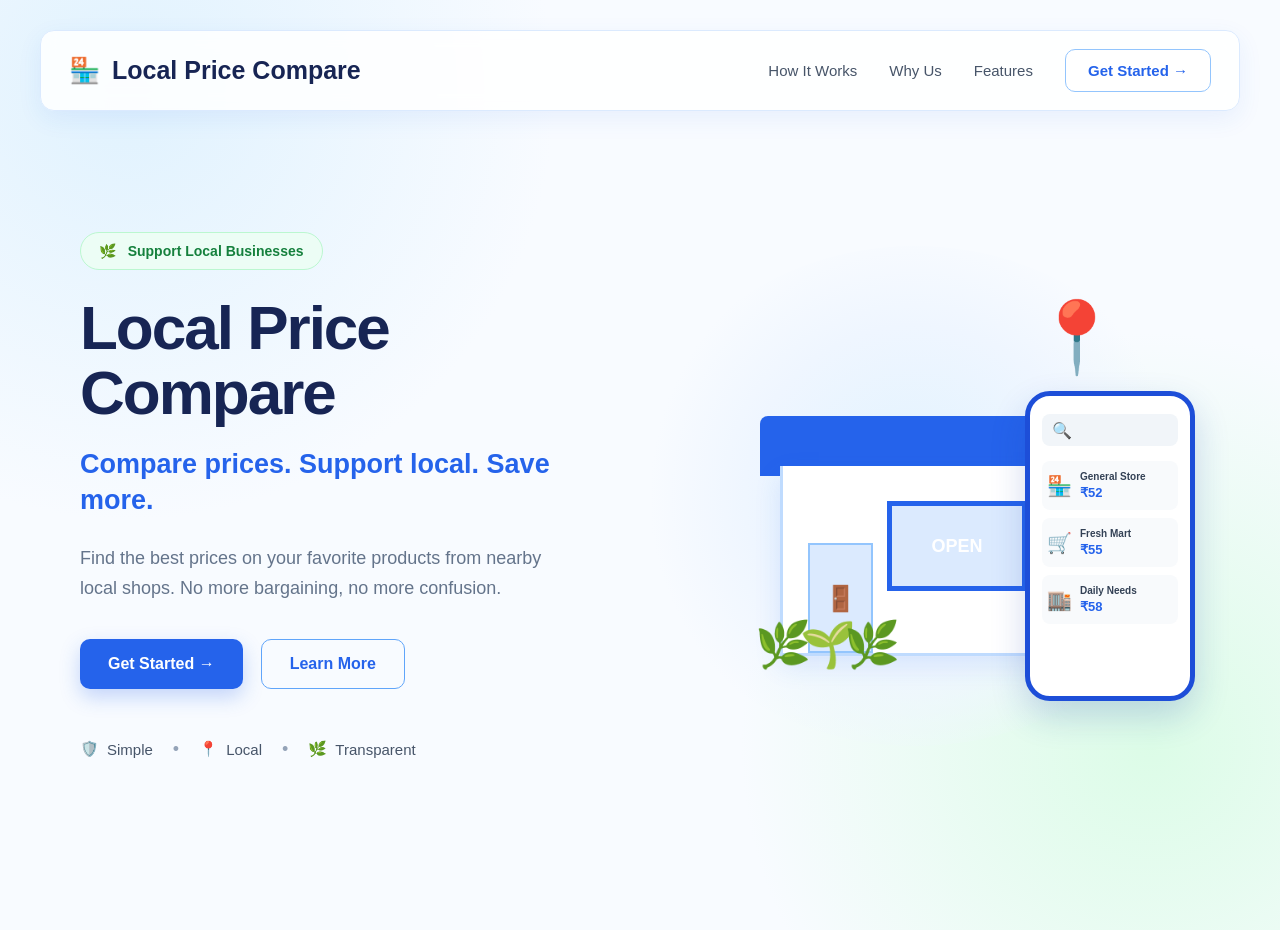
<file: frontend/index.html>
<!DOCTYPE html>
<html lang="en">

<head>
    <meta charset="UTF-8">

    <meta name="viewport"
          content="width=device-width, initial-scale=1.0">

    <title>Local Price Compare</title>

    <link rel="stylesheet" href="css/style.css">
</head>

<body>

<div class="app">

    <!-- ================= NAVBAR ================= -->

    <header class="navbar">

        <div class="logo">
            🏪
            <span>Local Price Compare</span>
        </div>

        <nav>
            <a href="#">How It Works</a>
            <a href="#">Why Us</a>
            <a href="#">Features</a>

            <button id="navGetStarted">
                Get Started →
            </button>
        </nav>

    </header>


    <!-- ================= HERO SECTION ================= -->

    <main class="hero">

        <!-- LEFT SIDE -->

        <section class="hero-content">

            <div class="badge">
                🌿 &nbsp; Support Local Businesses
            </div>

            <h1>
                Local Price Compare
            </h1>

            <h2>
                Compare prices. Support local. Save more.
            </h2>

            <p>
                Find the best prices on your favorite products
                from nearby local shops. No more bargaining,
                no more confusion.
            </p>

            <div class="hero-buttons">

                <button id="getStartedBtn" class="primary-btn">
                    Get Started →
                </button>

                <button id="learnMoreBtn" class="secondary-btn">
                    Learn More
                </button>

            </div>


            <!-- FEATURES -->

            <div class="features">

                <div class="feature">
                    🛡️
                    <span>Simple</span>
                </div>

                <div class="separator">•</div>

                <div class="feature">
                    📍
                    <span>Local</span>
                </div>

                <div class="separator">•</div>

                <div class="feature">
                    🌿
                    <span>Transparent</span>
                </div>

            </div>

        </section>


        <!-- RIGHT SIDE -->

        <section class="hero-visual">

            <div class="store-illustration">

                <div class="location-pin">
                    📍
                </div>

                <div class="store">
                    <div class="store-roof"></div>

                    <div class="store-body">

                        <div class="store-door">
                            🚪
                        </div>

                        <div class="store-window">
                            OPEN
                        </div>

                    </div>

                    <div class="plants">
                        🌿 🌱 🌿
                    </div>

                </div>


                <!-- PHONE -->

                <div class="phone">

                    <div class="search-bar">
                        🔍
                    </div>

                    <div class="shop-item">
                        🏪
                        <div>
                            <strong>General Store</strong>
                            <span>₹52</span>
                        </div>
                    </div>

                    <div class="shop-item">
                        🛒
                        <div>
                            <strong>Fresh Mart</strong>
                            <span>₹55</span>
                        </div>
                    </div>

                    <div class="shop-item">
                        🏬
                        <div>
                            <strong>Daily Needs</strong>
                            <span>₹58</span>
                        </div>
                    </div>

                </div>

            </div>

        </section>

    </main>

</div>


<script src="js/app.js"></script>

</body>

</html>
</file>
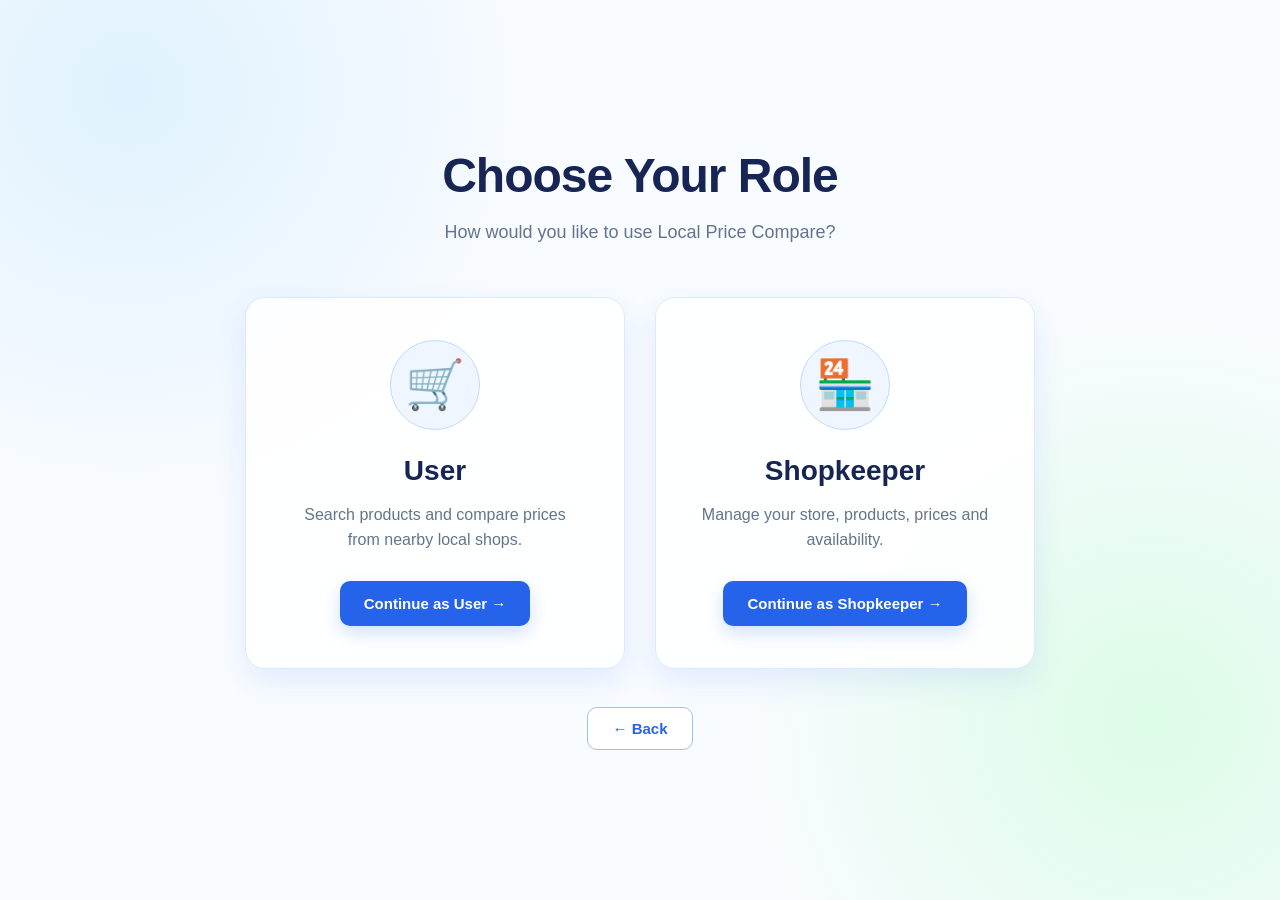
<file: frontend/pages/role.html>
<!DOCTYPE html>
<html lang="en">

<head>

    <meta charset="UTF-8">

    <meta name="viewport"
          content="width=device-width, initial-scale=1.0">

    <title>Select Role - Local Price Compare</title>

    <link rel="stylesheet" href="../css/role.css">

</head>

<body>

<div class="role-page">

    <!-- =========================
         HEADING
    ========================== -->

    <h1>Choose Your Role</h1>

    <p>
        How would you like to use Local Price Compare?
    </p>


    <!-- =========================
         ROLE CARDS
    ========================== -->

    <div class="role-container">


        <!-- =========================
             USER
        ========================== -->

        <div class="role-card" id="userRole">

            <div class="role-icon">
                🛒
            </div>

            <h2>User</h2>

            <p>
                Search products and compare prices
                from nearby local shops.
            </p>

            <button id="userButton">
                Continue as User →
            </button>

        </div>


        <!-- =========================
             SHOPKEEPER
        ========================== -->

        <div class="role-card" id="shopkeeperRole">

            <div class="role-icon">
                🏪
            </div>

            <h2>Shopkeeper</h2>

            <p>
                Manage your store, products,
                prices and availability.
            </p>

            <button id="shopkeeperButton">
                Continue as Shopkeeper →
            </button>

        </div>

    </div>


    <!-- =========================
         BACK BUTTON
    ========================== -->

    <button class="back-button" id="backButton">
        ← Back
    </button>

</div>


<!-- =========================
     JAVASCRIPT
========================== -->

<script src="../js/navigation.js"></script>

</body>

</html>
</file>
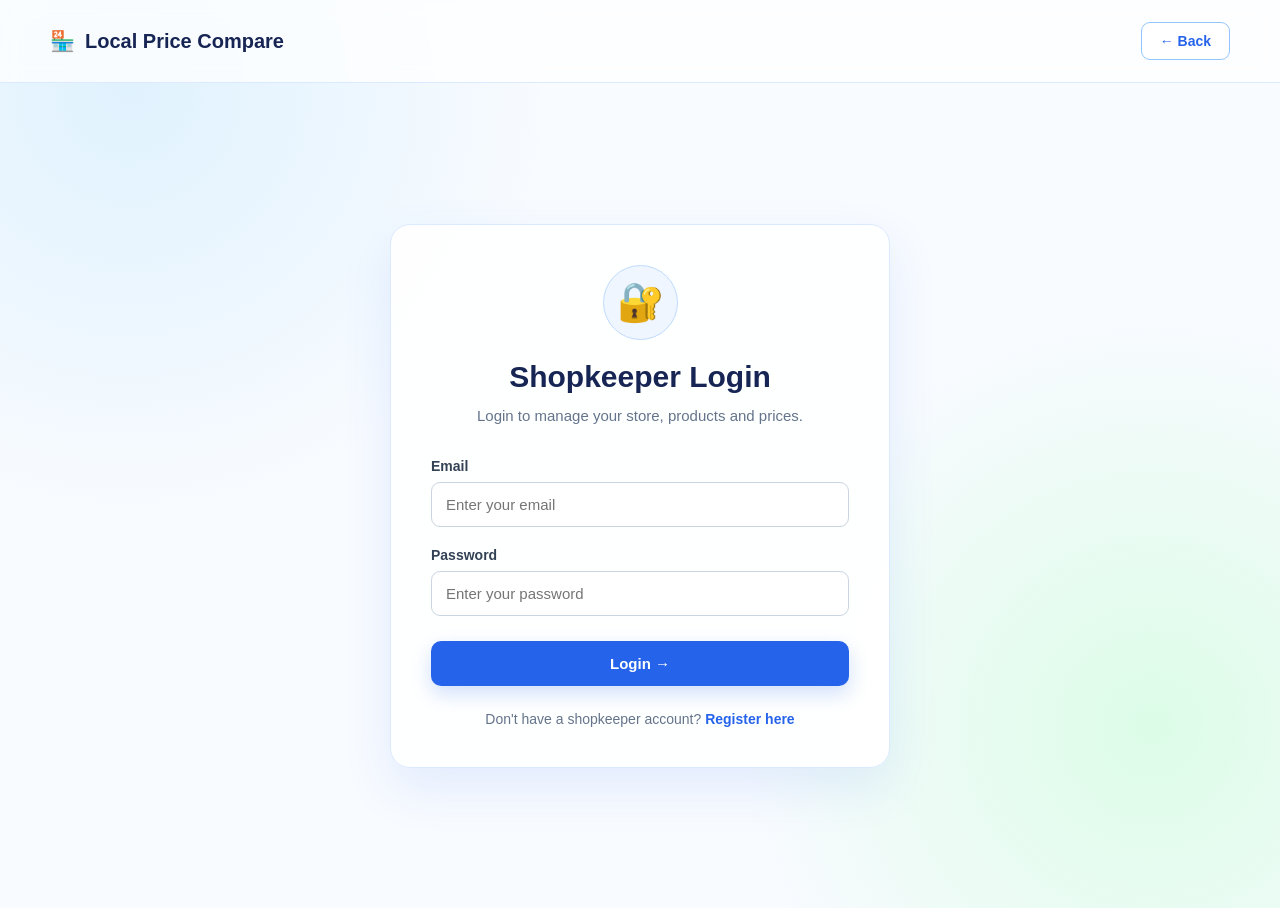
<file: frontend/pages/shopkeeper/dashboard.html>
<!DOCTYPE html>
<html lang="en">

<head>

  <meta charset="UTF-8">

  <meta
          name="viewport"
          content="width=device-width, initial-scale=1.0"
  >

  <title>Shopkeeper Dashboard</title>

  <link
          rel="stylesheet"
          href="../../css/dashboard.css"
  >

</head>


<body>


<div class="dashboard-container">


  <!-- ========================================= -->
  <!-- HEADER -->
  <!-- ========================================= -->

  <header class="dashboard-header">

    <div>

      <h1>Shopkeeper Dashboard</h1>

      <p id="headerStoreName">
        Loading store...
      </p>

    </div>


    <button
            class="logout-btn"
            onclick="logout()"
    >
      Logout
    </button>

  </header>



  <!-- ========================================= -->
  <!-- STATS -->
  <!-- ========================================= -->

  <section class="stats-container">


    <div class="stat-card">

      <h3>My Store</h3>

      <p id="storeCount">
        0
      </p>

    </div>


    <div class="stat-card">

      <h3>My Products</h3>

      <p id="productCount">
        0
      </p>

    </div>


    <div class="stat-card">

      <h3>My Prices</h3>

      <p id="priceCount">
        0
      </p>

    </div>


  </section>



  <!-- ========================================= -->
  <!-- MENU BUTTONS -->
  <!-- ========================================= -->

  <section class="menu-container">


    <button
            onclick="showPanel('storePanel')"
    >
      Manage Store
    </button>


    <button
            onclick="showPanel('productsPanel')"
    >
      Manage Products
    </button>


    <button
            onclick="showPanel('pricesPanel')"
    >
      Manage Prices
    </button>


    <button
            onclick="showPanel('addProductPanel')"
    >
      Add Product
    </button>


  </section>



  <!-- ========================================= -->
  <!-- STORE PANEL -->
  <!-- ========================================= -->

  <section
          id="storePanel"
          class="dashboard-panel"
  >

    <h2>Manage Store</h2>


    <div class="form-group">

      <label>
        Store Name
      </label>

      <input
              type="text"
              id="editStoreName"
              placeholder="Store name"
      >

    </div>


    <div class="form-group">

      <label>
        Address
      </label>

      <input
              type="text"
              id="editStoreAddress"
              placeholder="Store address"
      >

    </div>


    <div class="form-group">

      <label>
        Phone
      </label>

      <input
              type="text"
              id="editStorePhone"
              placeholder="Phone number"
      >

    </div>


    <button
            onclick="updateStore()"
    >
      Update Store
    </button>


    <div class="store-details">

      <h3>Current Store Details</h3>

      <p>
        <strong>Name:</strong>

        <span id="storeName">
                    -
                </span>
      </p>


      <p>
        <strong>Address:</strong>

        <span id="storeAddress">
                    -
                </span>
      </p>


      <p>
        <strong>Phone:</strong>

        <span id="storePhone">
                    -
                </span>
      </p>

    </div>

  </section>



  <!-- ========================================= -->
  <!-- PRODUCTS PANEL -->
  <!-- ========================================= -->

  <section
          id="productsPanel"
          class="dashboard-panel"
  >

    <h2>My Products</h2>


    <div id="productsList">

      <p>
        Loading products...
      </p>

    </div>

  </section>



  <!-- ========================================= -->
  <!-- PRICES PANEL -->
  <!-- ========================================= -->

  <section
          id="pricesPanel"
          class="dashboard-panel"
  >

    <h2>My Prices</h2>


    <div id="pricesList">

      <p>
        Loading prices...
      </p>

    </div>

  </section>



  <!-- ========================================= -->
  <!-- ADD PRODUCT PANEL -->
  <!-- ========================================= -->

  <section
          id="addProductPanel"
          class="dashboard-panel"
  >

    <h2>Add Product</h2>


    <div class="form-group">

      <label>
        Product Name
      </label>

      <input
              type="text"
              id="addProductName"
              placeholder="Example: Milk"
      >

    </div>


    <div class="form-group">

      <label>
        Price
      </label>

      <input
              type="number"
              id="addProductPrice"
              placeholder="Example: 50"
              min="1"
      >

    </div>


    <div class="form-group">

      <label>
        Availability
      </label>

      <select
              id="addProductAvailable"
      >

        <option value="true">
          Available
        </option>

        <option value="false">
          Not Available
        </option>

      </select>

    </div>


    <button
            onclick="addProduct()"
    >
      Add Product
    </button>


  </section>


</div>



<script
        src="../../js/dashboard.js"
></script>


</body>

</html>
</file>
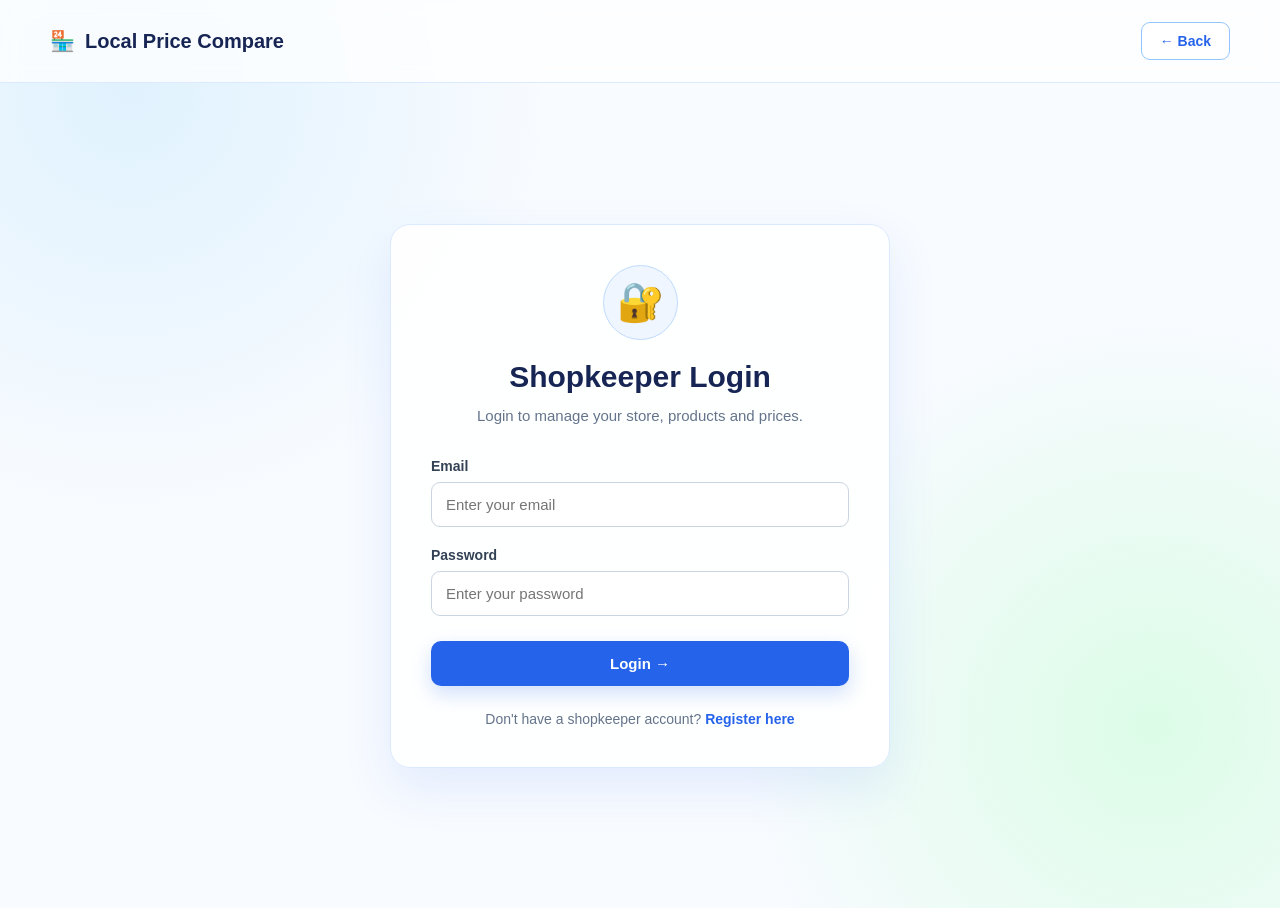
<file: frontend/pages/shopkeeper/login.html>
<!DOCTYPE html>
<html lang="en">

<head>

    <meta charset="UTF-8">

    <meta name="viewport"
          content="width=device-width, initial-scale=1.0">

    <title>Shopkeeper Login - Local Price Compare</title>

    <link rel="stylesheet" href="../../css/auth.css">

</head>

<body>

<div class="auth-page">

    <!-- ================= HEADER ================= -->

    <header class="auth-header">

        <div class="logo">
            🏪
            <span>Local Price Compare</span>
        </div>

        <button class="back-button" id="backButton">
            ← Back
        </button>

    </header>


    <!-- ================= LOGIN ================= -->

    <main class="auth-main">

        <div class="auth-card">

            <div class="auth-icon">
                🔐
            </div>

            <h1>
                Shopkeeper Login
            </h1>

            <p class="auth-subtitle">
                Login to manage your store, products
                and prices.
            </p>


            <!-- ================= FORM ================= -->

            <form id="loginForm">

                <!-- EMAIL -->

                <div class="form-group">

                    <label for="email">
                        Email
                    </label>

                    <input
                            type="email"
                            id="email"
                            placeholder="Enter your email"
                            required
                    >

                </div>


                <!-- PASSWORD -->

                <div class="form-group">

                    <label for="password">
                        Password
                    </label>

                    <input
                            type="password"
                            id="password"
                            placeholder="Enter your password"
                            required
                    >

                </div>


                <!-- LOGIN BUTTON -->

                <button
                        type="submit"
                        class="primary-btn"
                        id="loginButton"
                >
                    Login →
                </button>


                <!-- MESSAGE -->

                <div
                        id="loginMessage"
                        class="form-message"
                ></div>

            </form>


            <!-- REGISTER LINK -->

            <p class="auth-footer">

                Don't have a shopkeeper account?

                <a href="register.html">
                    Register here
                </a>

            </p>

        </div>

    </main>

</div>



<script src="../../js/auth.js"></script>

</body>

</html>
</file>
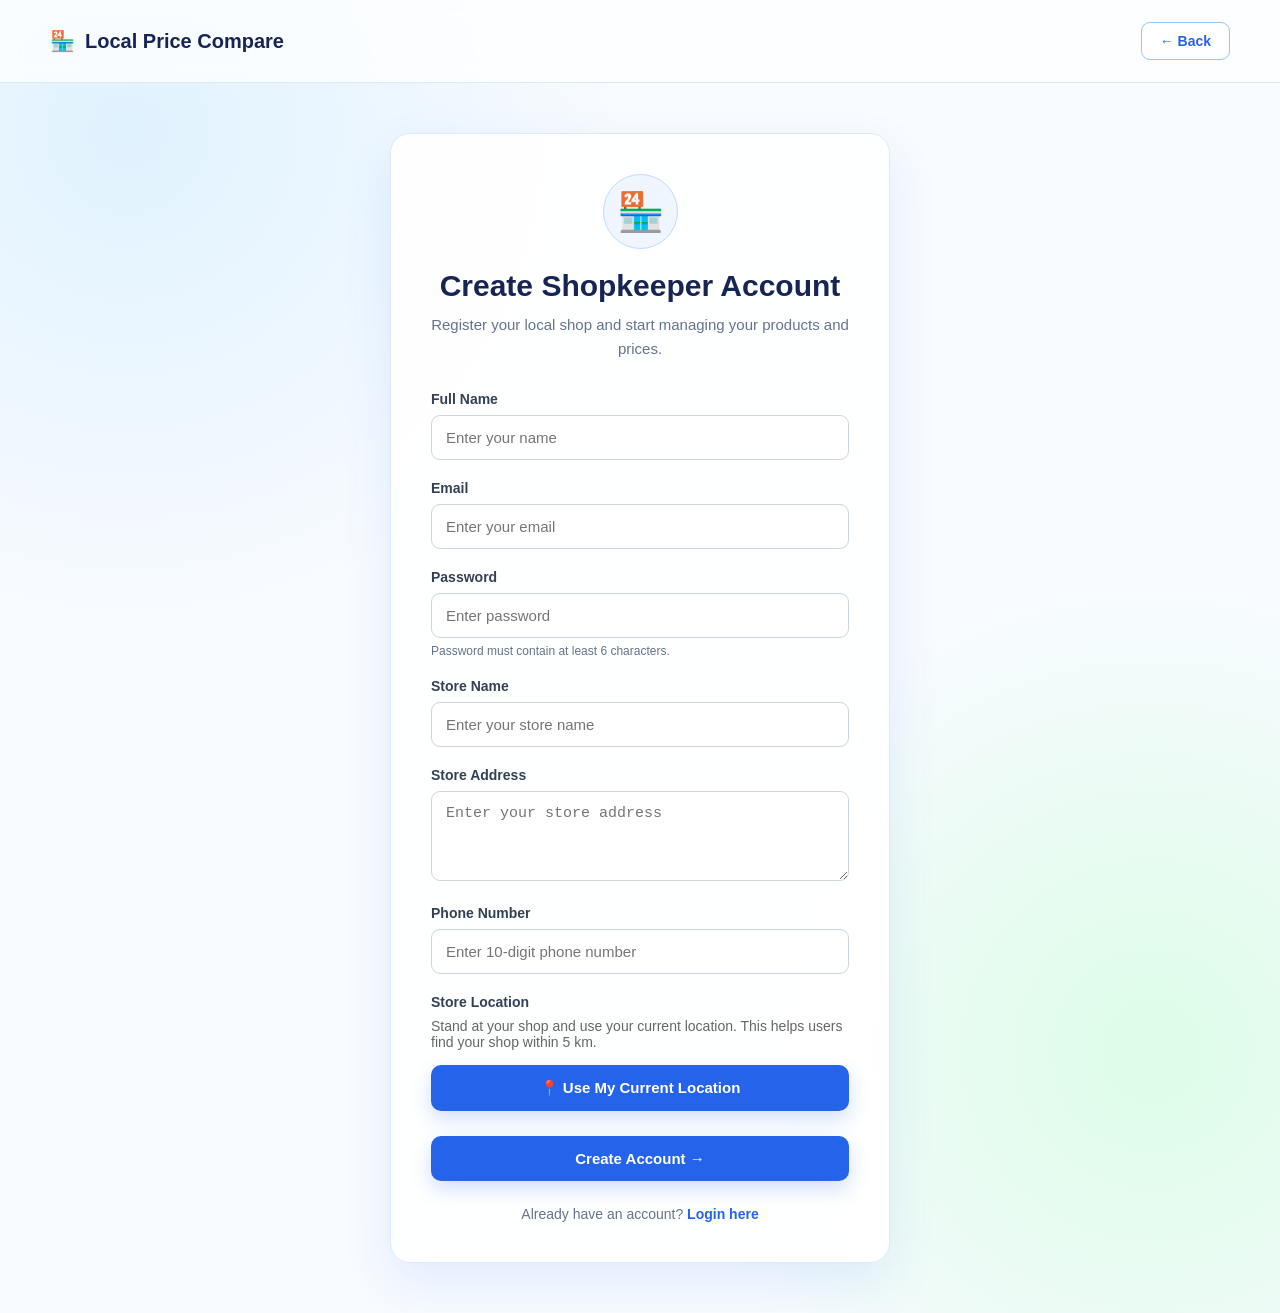
<file: frontend/pages/shopkeeper/register.html>
<!DOCTYPE html>
<html lang="en">

<head>

    <meta charset="UTF-8">

    <meta name="viewport"
          content="width=device-width, initial-scale=1.0">

    <title>Shopkeeper Registration - Local Price Compare</title>

    <link rel="stylesheet" href="../../css/auth.css">

</head>

<body>

<div class="auth-page">

    <!-- ================= HEADER ================= -->

    <header class="auth-header">

        <div class="logo">
            🏪
            <span>Local Price Compare</span>
        </div>

        <button class="back-button" id="backButton">
            ← Back
        </button>

    </header>


    <!-- ================= REGISTER CARD ================= -->

    <main class="auth-main">

        <div class="auth-card">

            <div class="auth-icon">
                🏪
            </div>

            <h1>
                Create Shopkeeper Account
            </h1>

            <p class="auth-subtitle">
                Register your local shop and start managing
                your products and prices.
            </p>


            <!-- ================= FORM ================= -->

            <form id="registerForm">


                <!-- NAME -->

                <div class="form-group">

                    <label for="name">
                        Full Name
                    </label>

                    <input
                            type="text"
                            id="name"
                            placeholder="Enter your name"
                            required
                    >

                </div>


                <!-- EMAIL -->

                <div class="form-group">

                    <label for="email">
                        Email
                    </label>

                    <input
                            type="email"
                            id="email"
                            placeholder="Enter your email"
                            required
                    >

                </div>


                <!-- PASSWORD -->

                <div class="form-group">

                    <label for="password">
                        Password
                    </label>

                    <input
                            type="password"
                            id="password"
                            placeholder="Enter password"
                            minlength="6"
                            required
                    >

                    <small>
                        Password must contain at least 6 characters.
                    </small>

                </div>


                <!-- STORE NAME -->

                <div class="form-group">

                    <label for="storeName">
                        Store Name
                    </label>

                    <input
                            type="text"
                            id="storeName"
                            placeholder="Enter your store name"
                            required
                    >

                </div>


                <!-- ADDRESS -->

                <div class="form-group">

                    <label for="address">
                        Store Address
                    </label>

                    <textarea
                            id="address"
                            placeholder="Enter your store address"
                            rows="3"
                            required
                    ></textarea>

                </div>


                <!-- PHONE -->

                <div class="form-group">

                    <label for="phone">
                        Phone Number
                    </label>

                    <input
                            type="tel"
                            id="phone"
                            placeholder="Enter 10-digit phone number"
                            maxlength="10"
                            pattern="[0-9]{10}"
                    >

                </div>


                <!-- ================= STORE LOCATION ================= -->

                <div class="form-group">

                    <label>
                        Store Location
                    </label>

                    <p style="margin: 5px 0 10px; font-size: 14px; color: #666;">
                        Stand at your shop and use your current location.
                        This helps users find your shop within 5 km.
                    </p>

                    <button
                            type="button"
                            class="primary-btn"
                            id="locationButton"
                    >
                        📍 Use My Current Location
                    </button>

                    <div
                            id="locationMessage"
                            class="form-message"
                    ></div>

                </div>


                <!-- HIDDEN LOCATION VALUES -->

                <input
                        type="hidden"
                        id="latitude"
                        name="latitude"
                >

                <input
                        type="hidden"
                        id="longitude"
                        name="longitude"
                >


                <!-- REGISTER BUTTON -->

                <button
                        type="submit"
                        class="primary-btn"
                        id="registerButton"
                >
                    Create Account →
                </button>


                <!-- MESSAGE -->

                <div
                        id="registerMessage"
                        class="form-message"
                ></div>

            </form>


            <!-- LOGIN LINK -->

            <p class="auth-footer">

                Already have an account?

                <a href="login.html">
                    Login here
                </a>

            </p>

        </div>

    </main>

</div>


<script src="../../js/auth.js"></script>


<script>

    // =========================
    // STORE LOCATION
    // =========================

    const locationButton =
        document.getElementById("locationButton");

    const locationMessage =
        document.getElementById("locationMessage");

    const latitudeInput =
        document.getElementById("latitude");

    const longitudeInput =
        document.getElementById("longitude");


    locationButton.addEventListener("click", function () {

        if (!navigator.geolocation) {

            locationMessage.textContent =
                "Location is not supported by your browser.";

            locationMessage.style.color = "red";

            return;
        }


        locationButton.disabled = true;

        locationButton.textContent =
            "📍 Getting Location...";


        locationMessage.textContent =
            "Please allow location access when your browser asks.";

        locationMessage.style.color = "#555";


        navigator.geolocation.getCurrentPosition(

            function (position) {

                const latitude =
                    position.coords.latitude;

                const longitude =
                    position.coords.longitude;


                latitudeInput.value =
                    latitude;

                longitudeInput.value =
                    longitude;


                locationMessage.textContent =
                    "✓ Store location captured successfully.";

                locationMessage.style.color =
                    "green";


                locationButton.disabled = false;

                locationButton.textContent =
                    "📍 Location Captured";


                console.log(
                    "Store Latitude:",
                    latitude
                );

                console.log(
                    "Store Longitude:",
                    longitude
                );

            },


            function (error) {

                locationButton.disabled = false;

                locationButton.textContent =
                    "📍 Use My Current Location";


                switch (error.code) {

                    case error.PERMISSION_DENIED:

                        locationMessage.textContent =
                            "Location permission was denied. Please allow location access.";

                        break;


                    case error.POSITION_UNAVAILABLE:

                        locationMessage.textContent =
                            "Unable to determine your location.";

                        break;


                    case error.TIMEOUT:

                        locationMessage.textContent =
                            "Location request timed out. Please try again.";

                        break;


                    default:

                        locationMessage.textContent =
                            "Unable to get your location.";

                }


                locationMessage.style.color =
                    "red";

            },


            {
                enableHighAccuracy: true,
                timeout: 10000,
                maximumAge: 60000
            }

        );

    });

</script>

</body>

</html>
</file>
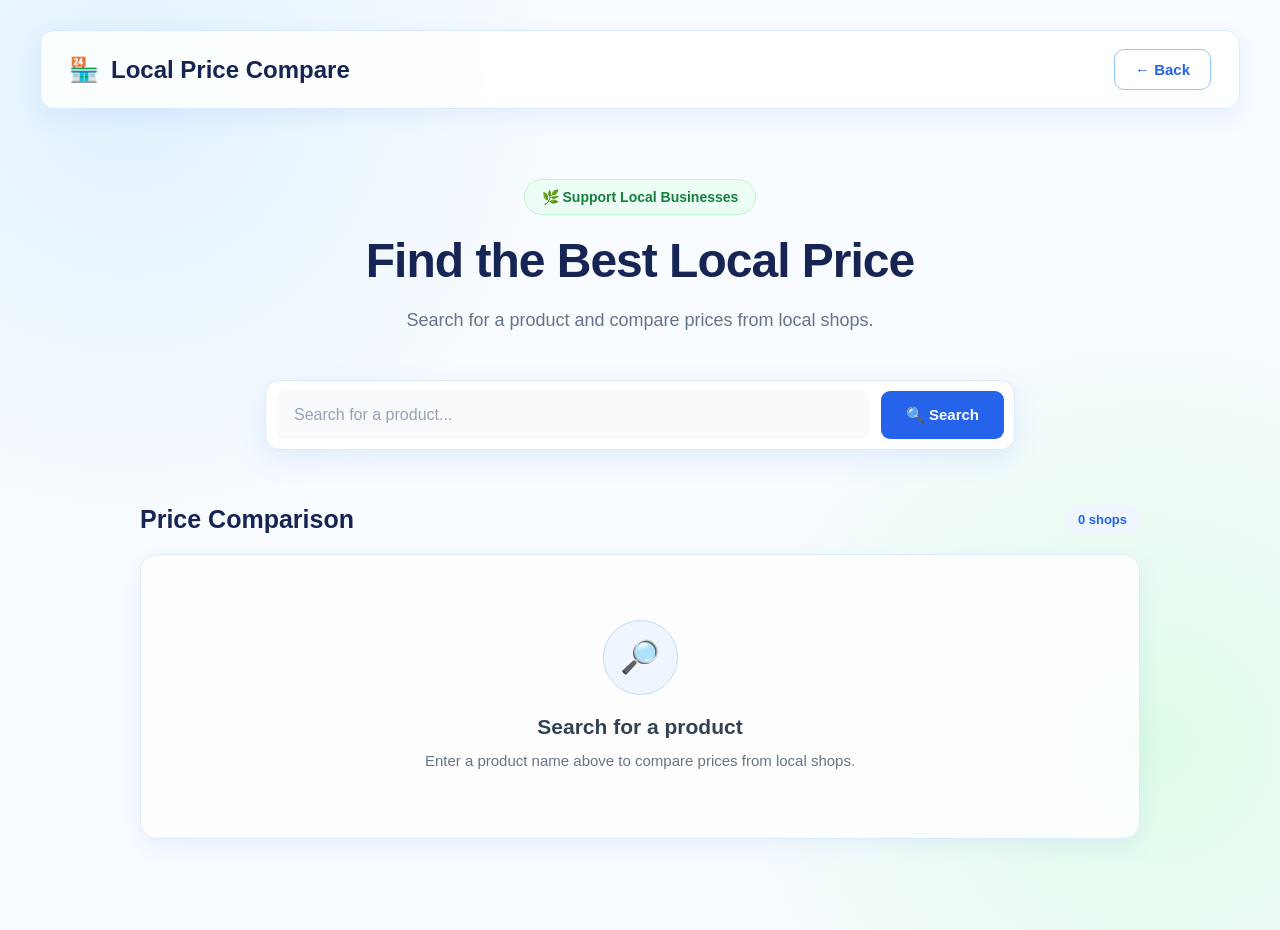
<file: frontend/pages/user/user.html>
<!DOCTYPE html>
<html lang="en">

<head>

    <meta charset="UTF-8">

    <meta name="viewport"
          content="width=device-width, initial-scale=1.0">

    <title>User - Local Price Compare</title>

    <link rel="stylesheet" href="../../css/user.css">

</head>

<body>

<div class="user-page">


    <!-- =========================
         HEADER
    ========================== -->

    <header class="user-header">

        <div class="logo">
            🏪
            <span>Local Price Compare</span>
        </div>

        <button class="back-button" id="backButton">
            ← Back
        </button>

    </header>


    <!-- =========================
         MAIN CONTENT
    ========================== -->

    <main class="user-main">


        <!-- =========================
             WELCOME
        ========================== -->

        <section class="user-welcome">

            <div class="badge">
                🌿 Support Local Businesses
            </div>

            <h1>
                Find the Best Local Price
            </h1>

            <p>
                Search for a product and compare prices
                from local shops.
            </p>

        </section>


        <!-- =========================
             SEARCH
        ========================== -->

        <section class="search-section">

            <div class="search-box">

                <input
                        type="text"
                        id="productSearch"
                        placeholder="Search for a product..."
                >

                <button id="searchButton">
                    🔍 Search
                </button>

            </div>

        </section>


        <!-- =========================
             SEARCH RESULT
        ========================== -->

        <section class="results-section">

            <div class="section-header">

                <h2>
                    Price Comparison
                </h2>

                <span id="resultCount">
                    0 shops
                </span>

            </div>


            <!-- Results will be inserted here by JavaScript -->

            <div id="priceResults" class="price-results">

                <!-- Example empty state -->

                <div class="empty-state">

                    <div class="empty-icon">
                        🔎
                    </div>

                    <h3>
                        Search for a product
                    </h3>

                    <p>
                        Enter a product name above to
                        compare prices from local shops.
                    </p>

                </div>

            </div>

        </section>


    </main>


    <!-- =========================
         JAVASCRIPT
    ========================== -->

    <script src="../../js/api.js"></script>
    <script src="../../js/user.js"></script>
</div>
</body>

</html>
</file>
<file: frontend/css/style.css>
/* =========================
   RESET
========================= */

* {
    margin: 0;
    padding: 0;
    box-sizing: border-box;
}


/* =========================
   BODY
========================= */

body {
    font-family: Arial, sans-serif;

    background:
            radial-gradient(
                    circle at 10% 10%,
                    #e0f2fe,
                    transparent 30%
            ),
            radial-gradient(
                    circle at 90% 80%,
                    #dcfce7,
                    transparent 30%
            ),
            #f8fbff;

    color: #172554;
}


/* =========================
   APP
========================= */

.app {
    width: 100%;
    min-height: 100vh;
}


/* =========================
   NAVBAR
========================= */

.navbar {
    width: calc(100% - 80px);

    margin: 30px auto 0;

    padding: 18px 28px;

    display: flex;
    align-items: center;
    justify-content: space-between;

    background: rgba(255, 255, 255, 0.85);

    border: 1px solid #dbeafe;

    border-radius: 14px;

    box-shadow:
            0 8px 25px rgba(37, 99, 235, 0.08);

    backdrop-filter: blur(10px);
}


/* =========================
   LOGO
========================= */

.logo {
    display: flex;
    align-items: center;

    gap: 12px;

    font-size: 25px;
    font-weight: 700;

    color: #172554;
}

.logo:first-letter {
    font-size: 30px;
}


/* =========================
   NAVIGATION
========================= */

nav {
    display: flex;
    align-items: center;

    gap: 32px;
}

nav a {
    text-decoration: none;

    color: #475569;

    font-size: 15px;
    font-weight: 500;

    transition: color 0.2s ease;
}

nav a:hover {
    color: #2563eb;
}


/* =========================
   NAV BUTTON
========================= */

#navGetStarted {
    padding: 12px 22px;

    border: 1px solid #93c5fd;

    border-radius: 10px;

    background: white;

    color: #2563eb;

    font-size: 15px;
    font-weight: 600;

    cursor: pointer;

    transition: all 0.2s ease;
}

#navGetStarted:hover {
    background: #2563eb;
    color: white;

    transform: translateY(-1px);
}


/* =========================
   HERO
========================= */

.hero {
    width: calc(100% - 120px);

    max-width: 1400px;

    min-height: calc(100vh - 130px);

    margin: auto;

    display: flex;
    align-items: center;
    justify-content: space-between;

    gap: 70px;

    padding: 60px 20px;
}


/* =========================
   HERO CONTENT
========================= */

.hero-content {
    flex: 1;

    max-width: 650px;
}


/* =========================
   BADGE
========================= */

.badge {
    display: inline-flex;

    align-items: center;

    padding: 10px 18px;

    margin-bottom: 25px;

    border-radius: 30px;

    background: #ecfdf5;

    border: 1px solid #bbf7d0;

    color: #15803d;

    font-size: 14px;
    font-weight: 600;
}


/* =========================
   MAIN HEADING
========================= */

.hero-content h1 {
    font-size: 62px;

    line-height: 1.05;

    letter-spacing: -2px;

    color: #172554;

    margin-bottom: 22px;
}


/* =========================
   SUB HEADING
========================= */

.hero-content h2 {
    font-size: 27px;

    line-height: 1.3;

    color: #2563eb;

    margin-bottom: 25px;
}


/* =========================
   DESCRIPTION
========================= */

.hero-content p {
    max-width: 580px;

    font-size: 18px;

    line-height: 1.7;

    color: #64748b;

    margin-bottom: 35px;
}


/* =========================
   HERO BUTTONS
========================= */

.hero-buttons {
    display: flex;

    gap: 18px;

    margin-bottom: 50px;
}

.primary-btn,
.secondary-btn {
    padding: 15px 28px;

    border-radius: 10px;

    font-size: 16px;

    font-weight: 600;

    cursor: pointer;

    transition: all 0.2s ease;
}


/* PRIMARY */

.primary-btn {
    border: none;

    background: #2563eb;

    color: white;

    box-shadow:
            0 8px 20px rgba(37, 99, 235, 0.25);
}

.primary-btn:hover {
    background: #1d4ed8;

    transform: translateY(-2px);
}


/* SECONDARY */

.secondary-btn {
    border: 1px solid #60a5fa;

    background: transparent;

    color: #2563eb;
}

.secondary-btn:hover {
    background: #eff6ff;

    transform: translateY(-2px);
}


/* =========================
   FEATURES
========================= */

.features {
    display: flex;

    align-items: center;

    gap: 20px;

    color: #475569;
}

.feature {
    display: flex;

    align-items: center;

    gap: 8px;

    font-size: 15px;

    font-weight: 500;
}

.separator {
    color: #94a3b8;

    font-size: 18px;
}


/* =========================
   RIGHT VISUAL
========================= */

.hero-visual {
    flex: 1;

    display: flex;

    justify-content: center;

    align-items: center;
}


/* =========================
   STORE ILLUSTRATION
========================= */

.store-illustration {
    position: relative;

    width: 570px;

    height: 500px;

    display: flex;

    align-items: center;

    justify-content: center;

    background:
            radial-gradient(
                    circle,
                    #e0f2fe 0%,
                    #eff6ff 45%,
                    transparent 70%
            );

    border-radius: 50%;
}


/* =========================
   STORE
========================= */

.store {
    position: relative;

    width: 330px;

    height: 250px;

    margin-top: 90px;
}


/* =========================
   STORE ROOF
========================= */

.store-roof {
    position: absolute;

    top: 0;
    left: 10px;

    width: 310px;
    height: 60px;

    background: #2563eb;

    border-radius: 8px 8px 0 0;
}


/* =========================
   STORE BODY
========================= */

.store-body {
    position: absolute;

    top: 50px;
    left: 30px;

    width: 270px;
    height: 190px;

    background: white;

    border: 3px solid #bfdbfe;

    border-top: none;

    box-shadow:
            0 10px 25px rgba(37, 99, 235, 0.12);
}


/* =========================
   STORE DOOR
========================= */

.store-door {
    position: absolute;

    bottom: 0;
    left: 25px;

    width: 65px;
    height: 110px;

    display: flex;

    align-items: center;
    justify-content: center;

    background: #dbeafe;

    border: 2px solid #93c5fd;

    font-size: 25px;
}


/* =========================
   STORE WINDOW
========================= */

.store-window {
    position: absolute;

    right: 20px;
    top: 35px;

    width: 140px;
    height: 90px;

    display: flex;

    align-items: center;
    justify-content: center;

    background: #dbeafe;

    border: 5px solid #2563eb;

    color: white;

    font-size: 18px;
    font-weight: 700;
}


/* =========================
   PLANTS
========================= */

.plants {
    position: absolute;

    bottom: -5px;
    left: 5px;

    font-size: 45px;

    letter-spacing: -12px;

    z-index: 5;
}


/* =========================
   LOCATION PIN
========================= */

.location-pin {
    position: absolute;

    top: 50px;
    right: 80px;

    font-size: 70px;

    z-index: 10;
}


/* =========================
   PHONE
========================= */

.phone {
    position: absolute;

    right: 5px;
    bottom: 45px;

    width: 170px;
    height: 310px;

    padding: 18px 12px;

    background: white;

    border: 5px solid #1d4ed8;

    border-radius: 25px;

    box-shadow:
            0 15px 35px rgba(30, 64, 175, 0.2);

    z-index: 20;
}


/* =========================
   SEARCH BAR
========================= */

.search-bar {
    height: 32px;

    display: flex;

    align-items: center;

    padding-left: 10px;

    margin-bottom: 15px;

    background: #f1f5f9;

    border-radius: 8px;

    color: #2563eb;
}


/* =========================
   SHOP ITEMS
========================= */

.shop-item {
    display: flex;

    align-items: center;

    gap: 8px;

    padding: 10px 5px;

    margin-bottom: 8px;

    background: #f8fafc;

    border-radius: 8px;

    font-size: 20px;
}

.shop-item div {
    display: flex;

    flex-direction: column;

    gap: 3px;
}

.shop-item strong {
    font-size: 10px;

    color: #334155;
}

.shop-item span {
    font-size: 13px;

    color: #2563eb;

    font-weight: 700;
}


/* =========================
   RESPONSIVE TABLET
========================= */

@media (max-width: 1000px) {

    .navbar {
        width: calc(100% - 40px);
    }

    .hero {
        width: calc(100% - 40px);

        flex-direction: column;

        text-align: center;

        padding-top: 50px;
    }

    .hero-content {
        max-width: 700px;
    }

    .hero-content p {
        margin-left: auto;
        margin-right: auto;
    }

    .hero-buttons {
        justify-content: center;
    }

    .features {
        justify-content: center;
    }

    .hero-visual {
        width: 100%;
    }

    nav {
        gap: 15px;
    }
}


/* =========================
   RESPONSIVE MOBILE
========================= */

@media (max-width: 650px) {

    .navbar {
        width: calc(100% - 24px);

        margin-top: 12px;

        padding: 15px;

        flex-direction: column;

        gap: 15px;
    }

    .logo {
        font-size: 20px;
    }

    nav {
        width: 100%;

        justify-content: center;

        flex-wrap: wrap;

        gap: 12px;
    }

    nav a {
        font-size: 13px;
    }

    #navGetStarted {
        display: none;
    }

    .hero {
        width: 100%;

        padding: 40px 20px;
    }

    .hero-content h1 {
        font-size: 42px;

        letter-spacing: -1px;
    }

    .hero-content h2 {
        font-size: 21px;
    }

    .hero-content p {
        font-size: 16px;
    }

    .hero-buttons {
        flex-direction: column;

        align-items: center;
    }

    .primary-btn,
    .secondary-btn {
        width: 220px;
    }

    .features {
        flex-wrap: wrap;

        gap: 10px;
    }

    .store-illustration {
        width: 100%;

        height: 400px;
    }

    .store {
        transform: scale(0.75);

        margin-right: 40px;
    }

    .phone {
        transform: scale(0.75);

        right: -5px;
    }

    .location-pin {
        transform: scale(0.75);

        right: 20px;
    }
}
</file>
<file: frontend/css/role.css>
/* =========================
   RESET
========================= */

* {
    margin: 0;
    padding: 0;
    box-sizing: border-box;
}


/* =========================
   BODY
========================= */

body {
    font-family: Arial, sans-serif;

    background:
            radial-gradient(
                    circle at 10% 10%,
                    #e0f2fe,
                    transparent 30%
            ),
            radial-gradient(
                    circle at 90% 80%,
                    #dcfce7,
                    transparent 30%
            ),
            #f8fbff;

    color: #172554;
}


/* =========================
   ROLE PAGE
========================= */

.role-page {
    min-height: 100vh;

    display: flex;
    flex-direction: column;

    align-items: center;
    justify-content: center;

    padding: 50px 20px;

    text-align: center;
}


/* =========================
   MAIN HEADING
========================= */

.role-page h1 {
    font-size: 48px;

    line-height: 1.1;

    letter-spacing: -1px;

    color: #172554;

    margin-bottom: 15px;
}


/* =========================
   SUBTITLE
========================= */

.role-page > p {
    font-size: 18px;

    line-height: 1.6;

    color: #64748b;

    margin-bottom: 50px;
}


/* =========================
   ROLE CONTAINER
========================= */

.role-container {
    width: 100%;

    max-width: 850px;

    display: flex;

    justify-content: center;

    gap: 30px;
}


/* =========================
   ROLE CARD
========================= */

.role-card {
    width: 380px;

    min-height: 350px;

    padding: 42px 35px;

    display: flex;

    flex-direction: column;

    align-items: center;

    justify-content: center;

    background: rgba(255, 255, 255, 0.9);

    border: 1px solid #dbeafe;

    border-radius: 20px;

    box-shadow:
            0 12px 30px rgba(37, 99, 235, 0.10);

    transition:
            transform 0.25s ease,
            box-shadow 0.25s ease,
            border-color 0.25s ease;
}


/* =========================
   CARD HOVER
========================= */

.role-card:hover {
    transform: translateY(-7px);

    border-color: #93c5fd;

    box-shadow:
            0 20px 40px rgba(37, 99, 235, 0.16);
}


/* =========================
   ROLE ICON
========================= */

.role-icon {
    width: 90px;

    height: 90px;

    display: flex;

    align-items: center;

    justify-content: center;

    margin-bottom: 25px;

    border-radius: 50%;

    background: #eff6ff;

    border: 1px solid #bfdbfe;

    font-size: 48px;
}


/* =========================
   CARD HEADING
========================= */

.role-card h2 {
    font-size: 28px;

    color: #172554;

    margin-bottom: 15px;
}


/* =========================
   CARD DESCRIPTION
========================= */

.role-card p {
    max-width: 290px;

    font-size: 16px;

    line-height: 1.6;

    color: #64748b;

    margin-bottom: 28px;
}


/* =========================
   CARD BUTTON
========================= */

.role-card button {
    padding: 14px 24px;

    border: none;

    border-radius: 10px;

    background: #2563eb;

    color: white;

    font-size: 15px;

    font-weight: 600;

    cursor: pointer;

    box-shadow:
            0 7px 18px rgba(37, 99, 235, 0.20);

    transition:
            background 0.2s ease,
            transform 0.2s ease,
            box-shadow 0.2s ease;
}


/* =========================
   BUTTON HOVER
========================= */

.role-card button:hover {
    background: #1d4ed8;

    transform: translateY(-2px);

    box-shadow:
            0 10px 22px rgba(37, 99, 235, 0.28);
}


/* =========================
   BUTTON ACTIVE
========================= */

.role-card button:active {
    transform: translateY(0);
}


/* =========================
   BACK BUTTON
========================= */

.back-button {
    margin-top: 38px;

    padding: 12px 24px;

    border: 1px solid #93c5fd;

    border-radius: 10px;

    background: white;

    color: #2563eb;

    font-size: 15px;

    font-weight: 600;

    cursor: pointer;

    transition:
            background 0.2s ease,
            transform 0.2s ease;
}


/* =========================
   BACK BUTTON HOVER
========================= */

.back-button:hover {
    background: #eff6ff;

    transform: translateY(-2px);
}


/* =========================
   TABLET
========================= */

@media (max-width: 850px) {

    .role-container {
        gap: 20px;
    }

    .role-card {
        width: 340px;
    }

}


/* =========================
   MOBILE
========================= */

@media (max-width: 700px) {

    .role-page {
        padding: 40px 20px;
    }


    .role-page h1 {
        font-size: 36px;
    }


    .role-page > p {
        font-size: 16px;

        margin-bottom: 35px;
    }


    .role-container {
        flex-direction: column;

        align-items: center;

        gap: 20px;
    }


    .role-card {
        width: 100%;

        max-width: 380px;

        min-height: 320px;

        padding: 35px 25px;
    }

}


/* =========================
   SMALL MOBILE
========================= */

@media (max-width: 400px) {

    .role-page h1 {
        font-size: 30px;
    }


    .role-page > p {
        font-size: 15px;
    }


    .role-card {
        min-height: 300px;
    }


    .role-icon {
        width: 75px;

        height: 75px;

        font-size: 40px;
    }


    .role-card h2 {
        font-size: 24px;
    }


    .role-card p {
        font-size: 15px;
    }

}
</file>
<file: frontend/css/dashboard.css>
/* =========================
   GENERAL
========================= */

* {
    box-sizing: border-box;
}

body {
    margin: 0;
    font-family: Arial, sans-serif;
    background: #f4f7fb;
    color: #222;
}


/* =========================
   MAIN CONTAINER
========================= */

.dashboard-container {
    width: 90%;
    max-width: 1100px;
    margin: 30px auto;
}


/* =========================
   HEADER
========================= */

.dashboard-header {
    background: white;
    padding: 25px;
    border-radius: 12px;

    display: flex;
    justify-content: space-between;
    align-items: center;

    box-shadow: 0 3px 10px rgba(0, 0, 0, 0.08);
}

.dashboard-header h1 {
    margin: 0 0 8px 0;
    font-size: 28px;
}

.dashboard-header p {
    margin: 0;
    color: #666;
}


/* =========================
   LOGOUT
========================= */

.logout-btn {
    width: auto;
    padding: 10px 20px;

    background: #dc3545;
    color: white;

    border: none;
    border-radius: 8px;

    cursor: pointer;
    font-size: 14px;
}

.logout-btn:hover {
    background: #b02a37;
}


/* =========================
   STATS
========================= */

.stats-container {
    display: grid;
    grid-template-columns: repeat(3, 1fr);

    gap: 20px;
    margin-top: 25px;
}

.stat-card {
    background: white;

    padding: 25px;
    border-radius: 12px;

    text-align: center;

    box-shadow: 0 3px 10px rgba(0, 0, 0, 0.08);
}

.stat-card h3 {
    margin: 0 0 10px 0;
    color: #555;
    font-size: 16px;
}

.stat-card p {
    margin: 0;

    font-size: 32px;
    font-weight: bold;
    color: #1976d2;
}


/* =========================
   MENU
========================= */

.menu-container {
    display: grid;
    grid-template-columns: repeat(4, 1fr);

    gap: 15px;
    margin-top: 25px;
}

.menu-container button {
    padding: 14px;

    background: #1976d2;
    color: white;

    border: none;
    border-radius: 8px;

    cursor: pointer;
    font-size: 15px;
}

.menu-container button:hover {
    background: #125ca5;
}


/* =========================
   DASHBOARD PANELS
========================= */

.dashboard-panel {
    display: none;

    background: white;

    margin-top: 25px;
    padding: 25px;

    border-radius: 12px;

    box-shadow: 0 3px 10px rgba(0, 0, 0, 0.08);
}

.dashboard-panel h2 {
    margin-top: 0;
    margin-bottom: 20px;
}


/* =========================
   FORM
========================= */

.form-group {
    margin-bottom: 18px;
}

.form-group label {
    display: block;

    margin-bottom: 7px;

    font-weight: bold;
    color: #444;
}

.form-group input,
.form-group select {
    width: 100%;

    padding: 12px;

    border: 1px solid #ccc;
    border-radius: 7px;

    font-size: 15px;
}

.form-group input:focus,
.form-group select:focus {
    outline: none;
    border-color: #1976d2;
}


/* =========================
   PANEL BUTTON
========================= */

.dashboard-panel > button {
    padding: 12px 20px;

    background: #1976d2;
    color: white;

    border: none;
    border-radius: 7px;

    cursor: pointer;
    font-size: 15px;
}

.dashboard-panel > button:hover {
    background: #125ca5;
}


/* =========================
   STORE DETAILS
========================= */

.store-details {
    margin-top: 25px;

    padding: 20px;

    background: #f7f9fc;

    border-radius: 8px;

    border: 1px solid #ddd;
}

.store-details h3 {
    margin-top: 0;
}

.store-details p {
    margin: 10px 0;
}


/* =========================
   PRODUCT CARD
========================= */

.product-card {
    display: flex;

    justify-content: space-between;
    align-items: center;

    padding: 18px;

    margin-bottom: 12px;

    background: #f8f9fa;

    border: 1px solid #ddd;
    border-radius: 8px;
}

.product-info h4 {
    margin: 0 0 8px 0;
    font-size: 18px;
}

.product-info p {
    margin: 5px 0;
    color: #555;
}


/* =========================
   PRODUCT ACTIONS
========================= */

.product-actions {
    display: flex;
    gap: 10px;
}

.product-actions button,
.price-actions button {
    padding: 8px 14px;

    border: none;
    border-radius: 6px;

    background: #1976d2;
    color: white;

    cursor: pointer;
}

.product-actions button:hover,
.price-actions button:hover {
    background: #125ca5;
}


/* =========================
   PRICE CARD
========================= */

.price-card {
    display: flex;

    justify-content: space-between;
    align-items: center;

    padding: 18px;

    margin-bottom: 12px;

    background: #f8f9fa;

    border: 1px solid #ddd;
    border-radius: 8px;
}

.price-info h4 {
    margin: 0 0 8px 0;
    font-size: 18px;
}

.price-info p {
    margin: 5px 0;
    color: #555;
}


/* =========================
   PRICE ACTIONS
========================= */

.price-actions {
    display: flex;
    gap: 10px;
}


/* =========================
   DELETE BUTTON
========================= */

.delete-btn {
    background: #dc3545 !important;
}

.delete-btn:hover {
    background: #b02a37 !important;
}


/* =========================
   EMPTY STATE
========================= */

.empty-state {
    padding: 30px;

    text-align: center;

    color: #777;

    background: #f8f9fa;

    border-radius: 8px;
}


/* =========================
   MOBILE
========================= */

@media (max-width: 768px) {

    .dashboard-container {
        width: 94%;
        margin: 15px auto;
    }

    .dashboard-header {
        flex-direction: column;
        align-items: flex-start;
        gap: 15px;
    }

    .stats-container {
        grid-template-columns: 1fr;
    }

    .menu-container {
        grid-template-columns: 1fr;
    }

    .product-card,
    .price-card {
        flex-direction: column;
        align-items: flex-start;
        gap: 15px;
    }

    .product-actions,
    .price-actions {
        width: 100%;
    }

    .product-actions button,
    .price-actions button {
        flex: 1;
    }
}
</file>
<file: frontend/css/auth.css>
/* =========================
   RESET
========================= */

* {
    margin: 0;
    padding: 0;
    box-sizing: border-box;
}


/* =========================
   BODY
========================= */

body {
    font-family: Arial, sans-serif;

    background:
            radial-gradient(
                    circle at 10% 10%,
                    #e0f2fe,
                    transparent 30%
            ),
            radial-gradient(
                    circle at 90% 80%,
                    #dcfce7,
                    transparent 30%
            ),
            #f8fbff;

    color: #172554;
}


/* =========================
   PAGE
========================= */

.auth-page {
    min-height: 100vh;
}


/* =========================
   HEADER
========================= */

.auth-header {
    width: 100%;

    display: flex;
    align-items: center;
    justify-content: space-between;

    padding: 22px 50px;

    background: rgba(255, 255, 255, 0.75);

    border-bottom: 1px solid #dbeafe;

    backdrop-filter: blur(10px);
}


/* =========================
   LOGO
========================= */

.logo {
    display: flex;
    align-items: center;
    gap: 10px;

    font-size: 20px;
    font-weight: 700;

    color: #172554;
}


/* =========================
   BACK BUTTON
========================= */

.back-button {
    padding: 10px 18px;

    border: 1px solid #93c5fd;
    border-radius: 9px;

    background: white;
    color: #2563eb;

    font-size: 14px;
    font-weight: 600;

    cursor: pointer;

    transition:
            background 0.2s ease,
            transform 0.2s ease;
}

.back-button:hover {
    background: #eff6ff;
    transform: translateY(-2px);
}


/* =========================
   MAIN
========================= */

.auth-main {
    min-height: calc(100vh - 75px);

    display: flex;
    justify-content: center;
    align-items: center;

    padding: 50px 20px;
}


/* =========================
   AUTH CARD
========================= */

.auth-card {
    width: 100%;
    max-width: 500px;

    padding: 40px;

    background: rgba(255, 255, 255, 0.92);

    border: 1px solid #dbeafe;

    border-radius: 20px;

    box-shadow:
            0 20px 50px rgba(37, 99, 235, 0.10);
}


/* =========================
   ICON
========================= */

.auth-icon {
    width: 75px;
    height: 75px;

    display: flex;
    align-items: center;
    justify-content: center;

    margin: 0 auto 20px;

    border-radius: 50%;

    background: #eff6ff;

    border: 1px solid #bfdbfe;

    font-size: 38px;
}


/* =========================
   HEADING
========================= */

.auth-card h1 {
    text-align: center;

    font-size: 30px;

    color: #172554;

    margin-bottom: 10px;
}


/* =========================
   SUBTITLE
========================= */

.auth-subtitle {
    text-align: center;

    font-size: 15px;

    line-height: 1.6;

    color: #64748b;

    margin-bottom: 30px;
}


/* =========================
   FORM GROUP
========================= */

.form-group {
    margin-bottom: 20px;
}


/* =========================
   LABEL
========================= */

.form-group label {
    display: block;

    margin-bottom: 8px;

    font-size: 14px;

    font-weight: 600;

    color: #334155;
}


/* =========================
   INPUT + TEXTAREA
========================= */

.form-group input,
.form-group textarea {
    width: 100%;

    padding: 13px 14px;

    border: 1px solid #cbd5e1;

    border-radius: 9px;

    background: white;

    color: #172554;

    font-size: 15px;

    outline: none;

    transition:
            border-color 0.2s ease,
            box-shadow 0.2s ease;
}


.form-group textarea {
    resize: vertical;
    min-height: 90px;
}


/* =========================
   INPUT FOCUS
========================= */

.form-group input:focus,
.form-group textarea:focus {
    border-color: #2563eb;

    box-shadow:
            0 0 0 3px rgba(37, 99, 235, 0.10);
}


/* =========================
   SMALL TEXT
========================= */

.form-group small {
    display: block;

    margin-top: 6px;

    font-size: 12px;

    color: #64748b;
}


/* =========================
   PRIMARY BUTTON
========================= */

.primary-btn {
    width: 100%;

    padding: 14px 20px;

    margin-top: 5px;

    border: none;

    border-radius: 10px;

    background: #2563eb;

    color: white;

    font-size: 15px;

    font-weight: 600;

    cursor: pointer;

    box-shadow:
            0 8px 20px rgba(37, 99, 235, 0.20);

    transition:
            background 0.2s ease,
            transform 0.2s ease,
            box-shadow 0.2s ease;
}


.primary-btn:hover {
    background: #1d4ed8;

    transform: translateY(-2px);

    box-shadow:
            0 11px 25px rgba(37, 99, 235, 0.28);
}


.primary-btn:active {
    transform: translateY(0);
}


/* =========================
   MESSAGE
========================= */

.form-message {
    margin-top: 15px;

    text-align: center;

    font-size: 14px;

    line-height: 1.5;
}


/* =========================
   FOOTER
========================= */

.auth-footer {
    margin-top: 25px;

    text-align: center;

    font-size: 14px;

    color: #64748b;
}


.auth-footer a {
    color: #2563eb;

    font-weight: 600;

    text-decoration: none;
}


.auth-footer a:hover {
    text-decoration: underline;
}


/* =========================
   MOBILE
========================= */

@media (max-width: 600px) {

    .auth-header {
        padding: 18px 20px;
    }

    .logo {
        font-size: 17px;
    }

    .auth-main {
        padding: 30px 15px;
    }

    .auth-card {
        padding: 30px 22px;

        border-radius: 16px;
    }

    .auth-card h1 {
        font-size: 25px;
    }

    .auth-subtitle {
        font-size: 14px;
    }

    .back-button {
        padding: 8px 13px;
    }
}


/* =========================
   SMALL MOBILE
========================= */

@media (max-width: 400px) {

    .logo span {
        display: none;
    }

    .auth-card {
        padding: 25px 18px;
    }

    .auth-card h1 {
        font-size: 23px;
    }

}
</file>
<file: frontend/css/user.css>
/* =========================
   RESET
========================= */

* {
    margin: 0;
    padding: 0;
    box-sizing: border-box;
}


/* =========================
   BODY
========================= */

body {
    font-family: Arial, sans-serif;

    background:
            radial-gradient(
                    circle at 10% 10%,
                    #e0f2fe,
                    transparent 30%
            ),
            radial-gradient(
                    circle at 90% 80%,
                    #dcfce7,
                    transparent 30%
            ),
            #f8fbff;

    color: #172554;
}


/* =========================
   USER PAGE
========================= */

.user-page {
    min-height: 100vh;
}


/* =========================
   HEADER
========================= */

.user-header {
    width: calc(100% - 80px);

    margin: 30px auto 0;

    padding: 18px 28px;

    display: flex;
    align-items: center;
    justify-content: space-between;

    background: rgba(255, 255, 255, 0.85);

    border: 1px solid #dbeafe;

    border-radius: 14px;

    box-shadow:
            0 8px 25px rgba(37, 99, 235, 0.08);

    backdrop-filter: blur(10px);
}


/* =========================
   LOGO
========================= */

.logo {
    display: flex;

    align-items: center;

    gap: 12px;

    font-size: 24px;

    font-weight: 700;

    color: #172554;
}


/* =========================
   BACK BUTTON
========================= */

.back-button {
    padding: 11px 20px;

    border: 1px solid #93c5fd;

    border-radius: 10px;

    background: white;

    color: #2563eb;

    font-size: 15px;

    font-weight: 600;

    cursor: pointer;

    transition: all 0.2s ease;
}

.back-button:hover {
    background: #eff6ff;

    transform: translateY(-2px);
}


/* =========================
   MAIN
========================= */

.user-main {
    width: calc(100% - 120px);

    max-width: 1200px;

    margin: auto;

    padding: 70px 20px;
}


/* =========================
   WELCOME SECTION
========================= */

.user-welcome {
    text-align: center;

    margin-bottom: 45px;
}


/* =========================
   BADGE
========================= */

.badge {
    display: inline-flex;

    align-items: center;

    padding: 9px 17px;

    margin-bottom: 20px;

    border-radius: 30px;

    background: #ecfdf5;

    border: 1px solid #bbf7d0;

    color: #15803d;

    font-size: 14px;

    font-weight: 600;
}


/* =========================
   WELCOME HEADING
========================= */

.user-welcome h1 {
    font-size: 48px;

    line-height: 1.1;

    letter-spacing: -1px;

    color: #172554;

    margin-bottom: 18px;
}


/* =========================
   WELCOME DESCRIPTION
========================= */

.user-welcome p {
    font-size: 18px;

    line-height: 1.6;

    color: #64748b;
}


/* =========================
   SEARCH SECTION
========================= */

.search-section {
    display: flex;

    justify-content: center;

    margin-bottom: 55px;
}


/* =========================
   SEARCH BOX
========================= */

.search-box {
    width: 100%;

    max-width: 750px;

    display: flex;

    gap: 12px;

    padding: 10px;

    background: white;

    border: 1px solid #dbeafe;

    border-radius: 14px;

    box-shadow:
            0 10px 30px rgba(37, 99, 235, 0.10);
}


/* =========================
   SEARCH INPUT
========================= */

.search-box input {
    flex: 1;

    min-width: 0;

    padding: 15px 18px;

    border: none;

    outline: none;

    border-radius: 9px;

    background: #f8fafc;

    color: #172554;

    font-size: 16px;
}

.search-box input::placeholder {
    color: #94a3b8;
}


/* =========================
   SEARCH BUTTON
========================= */

.search-box button {
    padding: 0 25px;

    border: none;

    border-radius: 9px;

    background: #2563eb;

    color: white;

    font-size: 15px;

    font-weight: 600;

    cursor: pointer;

    transition: all 0.2s ease;
}

.search-box button:hover {
    background: #1d4ed8;

    transform: translateY(-1px);
}


/* =========================
   RESULTS SECTION
========================= */

.results-section {
    width: 100%;

    max-width: 1000px;

    margin: auto;
}


/* =========================
   SECTION HEADER
========================= */

.section-header {
    display: flex;

    align-items: center;

    justify-content: space-between;

    margin-bottom: 20px;
}

.section-header h2 {
    font-size: 25px;

    color: #172554;
}

#resultCount {
    padding: 7px 13px;

    border-radius: 20px;

    background: #eff6ff;

    color: #2563eb;

    font-size: 13px;

    font-weight: 600;
}


/* =========================
   RESULTS CONTAINER
========================= */

.price-results {
    display: flex;

    flex-direction: column;

    gap: 15px;
}


/* =========================
   EMPTY STATE
========================= */

.empty-state {
    padding: 65px 30px;

    display: flex;

    flex-direction: column;

    align-items: center;

    justify-content: center;

    text-align: center;

    background: rgba(255, 255, 255, 0.85);

    border: 1px solid #dbeafe;

    border-radius: 16px;

    box-shadow:
            0 8px 25px rgba(37, 99, 235, 0.07);
}


/* =========================
   EMPTY ICON
========================= */

.empty-icon {
    width: 75px;

    height: 75px;

    display: flex;

    align-items: center;

    justify-content: center;

    margin-bottom: 20px;

    border-radius: 50%;

    background: #eff6ff;

    border: 1px solid #bfdbfe;

    font-size: 32px;
}


/* =========================
   EMPTY HEADING
========================= */

.empty-state h3 {
    margin-bottom: 10px;

    font-size: 21px;

    color: #334155;
}


/* =========================
   EMPTY DESCRIPTION
========================= */

.empty-state p {
    max-width: 500px;

    font-size: 15px;

    line-height: 1.6;

    color: #64748b;
}


/* =========================
   PRICE RESULT CARD
   Used later by JavaScript
========================= */

.price-card {
    display: flex;

    align-items: center;

    justify-content: space-between;

    padding: 22px 25px;

    background: white;

    border: 1px solid #dbeafe;

    border-radius: 14px;

    box-shadow:
            0 7px 20px rgba(37, 99, 235, 0.07);

    transition: all 0.2s ease;
}

.price-card:hover {
    transform: translateY(-2px);

    box-shadow:
            0 12px 25px rgba(37, 99, 235, 0.12);
}


/* =========================
   SHOP INFORMATION
========================= */

.shop-info {
    display: flex;

    align-items: center;

    gap: 15px;
}

.shop-icon {
    width: 50px;

    height: 50px;

    display: flex;

    align-items: center;

    justify-content: center;

    border-radius: 12px;

    background: #eff6ff;

    font-size: 25px;
}

.shop-info h3 {
    margin-bottom: 5px;

    font-size: 17px;

    color: #334155;
}

.shop-info p {
    font-size: 13px;

    color: #64748b;
}


/* =========================
   PRICE
========================= */

.shop-price {
    text-align: right;
}

.shop-price .price {
    font-size: 24px;

    font-weight: 700;

    color: #2563eb;
}

.shop-price .availability {
    display: block;

    margin-top: 5px;

    font-size: 13px;

    color: #16a34a;

    font-weight: 600;
}


/* =========================
   BEST PRICE CARD
========================= */

.price-card.best-price {
    border: 2px solid #86efac;

    background: #f0fdf4;
}


/* =========================
   BEST PRICE LABEL
========================= */

.best-label {
    display: inline-block;

    margin-bottom: 5px;

    padding: 4px 9px;

    border-radius: 20px;

    background: #dcfce7;

    color: #15803d;

    font-size: 11px;

    font-weight: 700;
}


/* =========================
   TABLET
========================= */

@media (max-width: 850px) {

    .user-header {
        width: calc(100% - 40px);
    }

    .user-main {
        width: calc(100% - 40px);

        padding-top: 55px;
    }

    .user-welcome h1 {
        font-size: 42px;
    }

}


/* =========================
   MOBILE
========================= */

@media (max-width: 600px) {

    .user-header {
        width: calc(100% - 24px);

        margin-top: 12px;

        padding: 15px 17px;
    }

    .logo {
        font-size: 18px;

        gap: 7px;
    }

    .back-button {
        padding: 9px 13px;

        font-size: 13px;
    }

    .user-main {
        width: 100%;

        padding: 45px 18px;
    }

    .user-welcome {
        margin-bottom: 35px;
    }

    .user-welcome h1 {
        font-size: 34px;
    }

    .user-welcome p {
        font-size: 16px;
    }

    .search-box {
        padding: 8px;

        flex-direction: column;

        gap: 8px;
    }

    .search-box input {
        padding: 14px;
    }

    .search-box button {
        min-height: 48px;

        padding: 12px;
    }

    .section-header h2 {
        font-size: 21px;
    }

    .price-card {
        padding: 18px;

        flex-direction: column;

        align-items: flex-start;

        gap: 15px;
    }

    .shop-price {
        width: 100%;

        text-align: left;
    }

}


/* =========================
   SMALL MOBILE
========================= */

@media (max-width: 400px) {

    .user-welcome h1 {
        font-size: 29px;
    }

    .badge {
        font-size: 12px;
    }

    .empty-state {
        padding: 45px 20px;
    }

}
</file>
